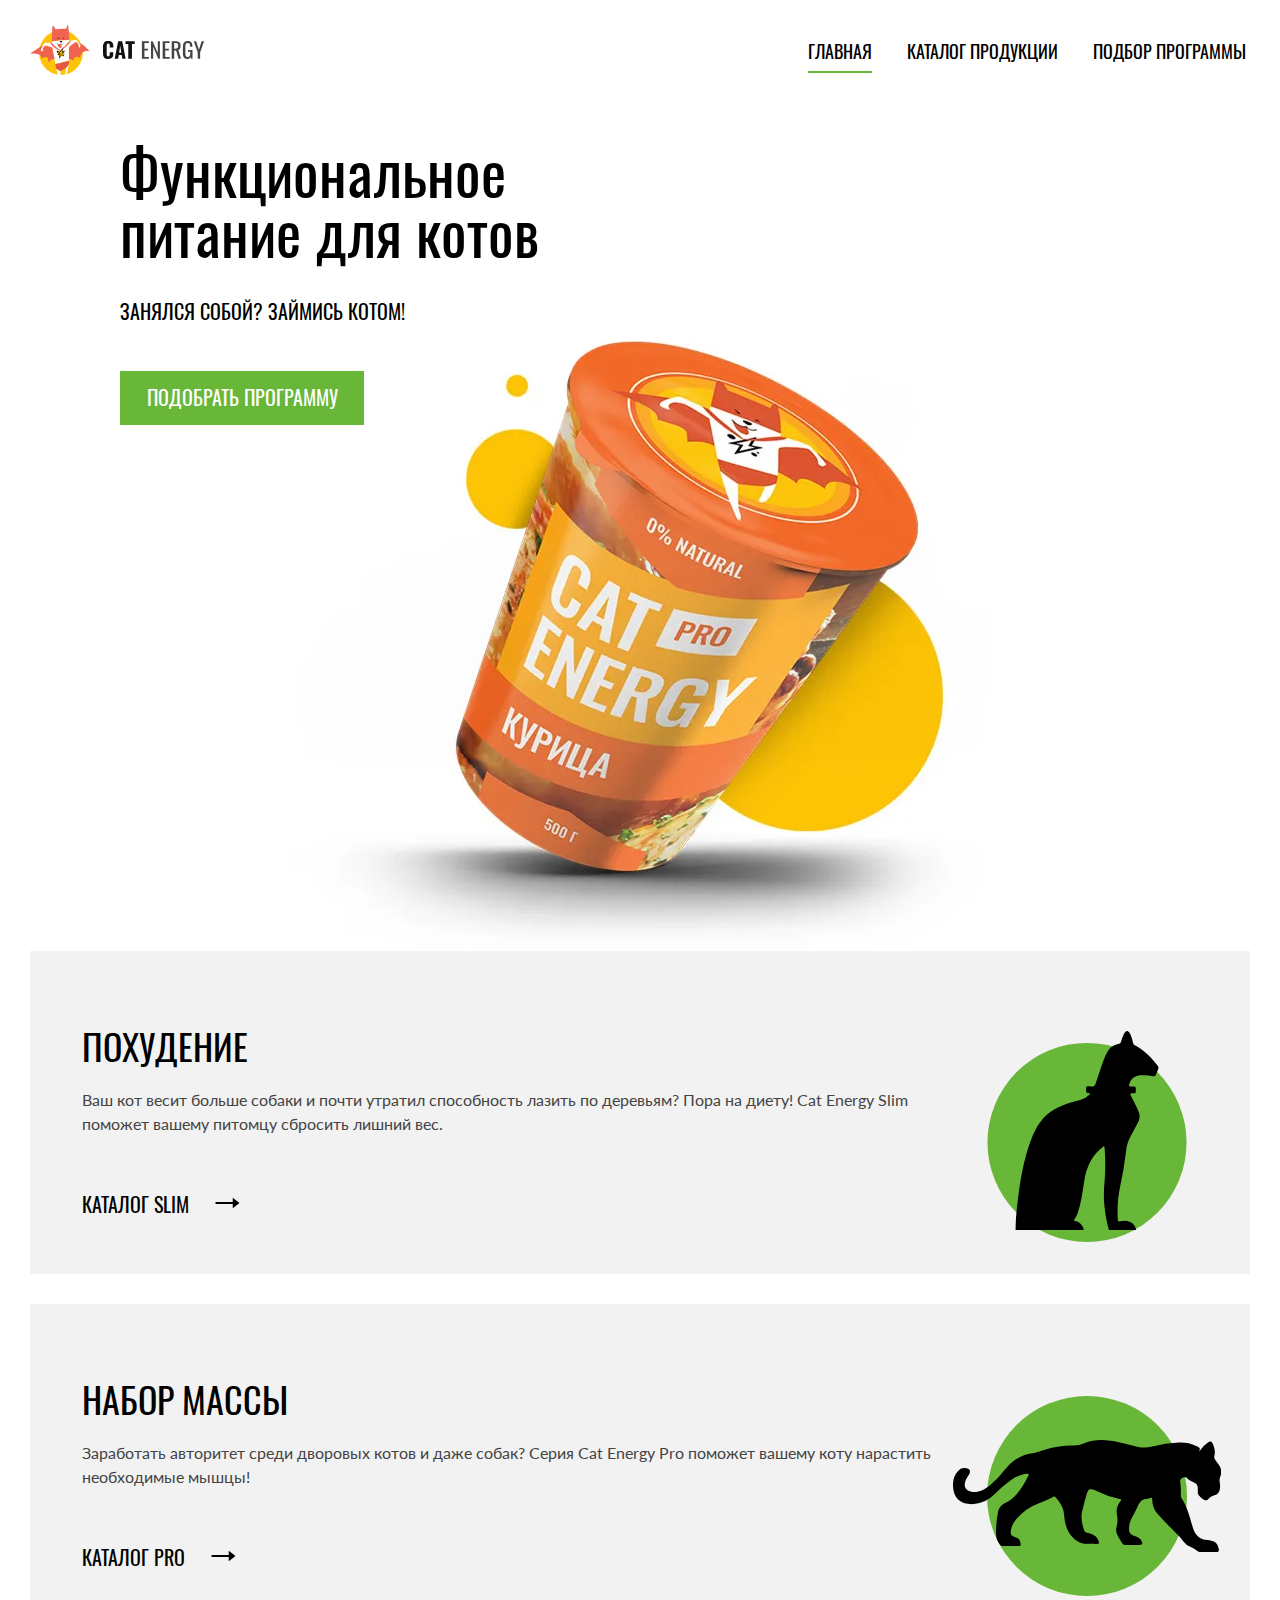
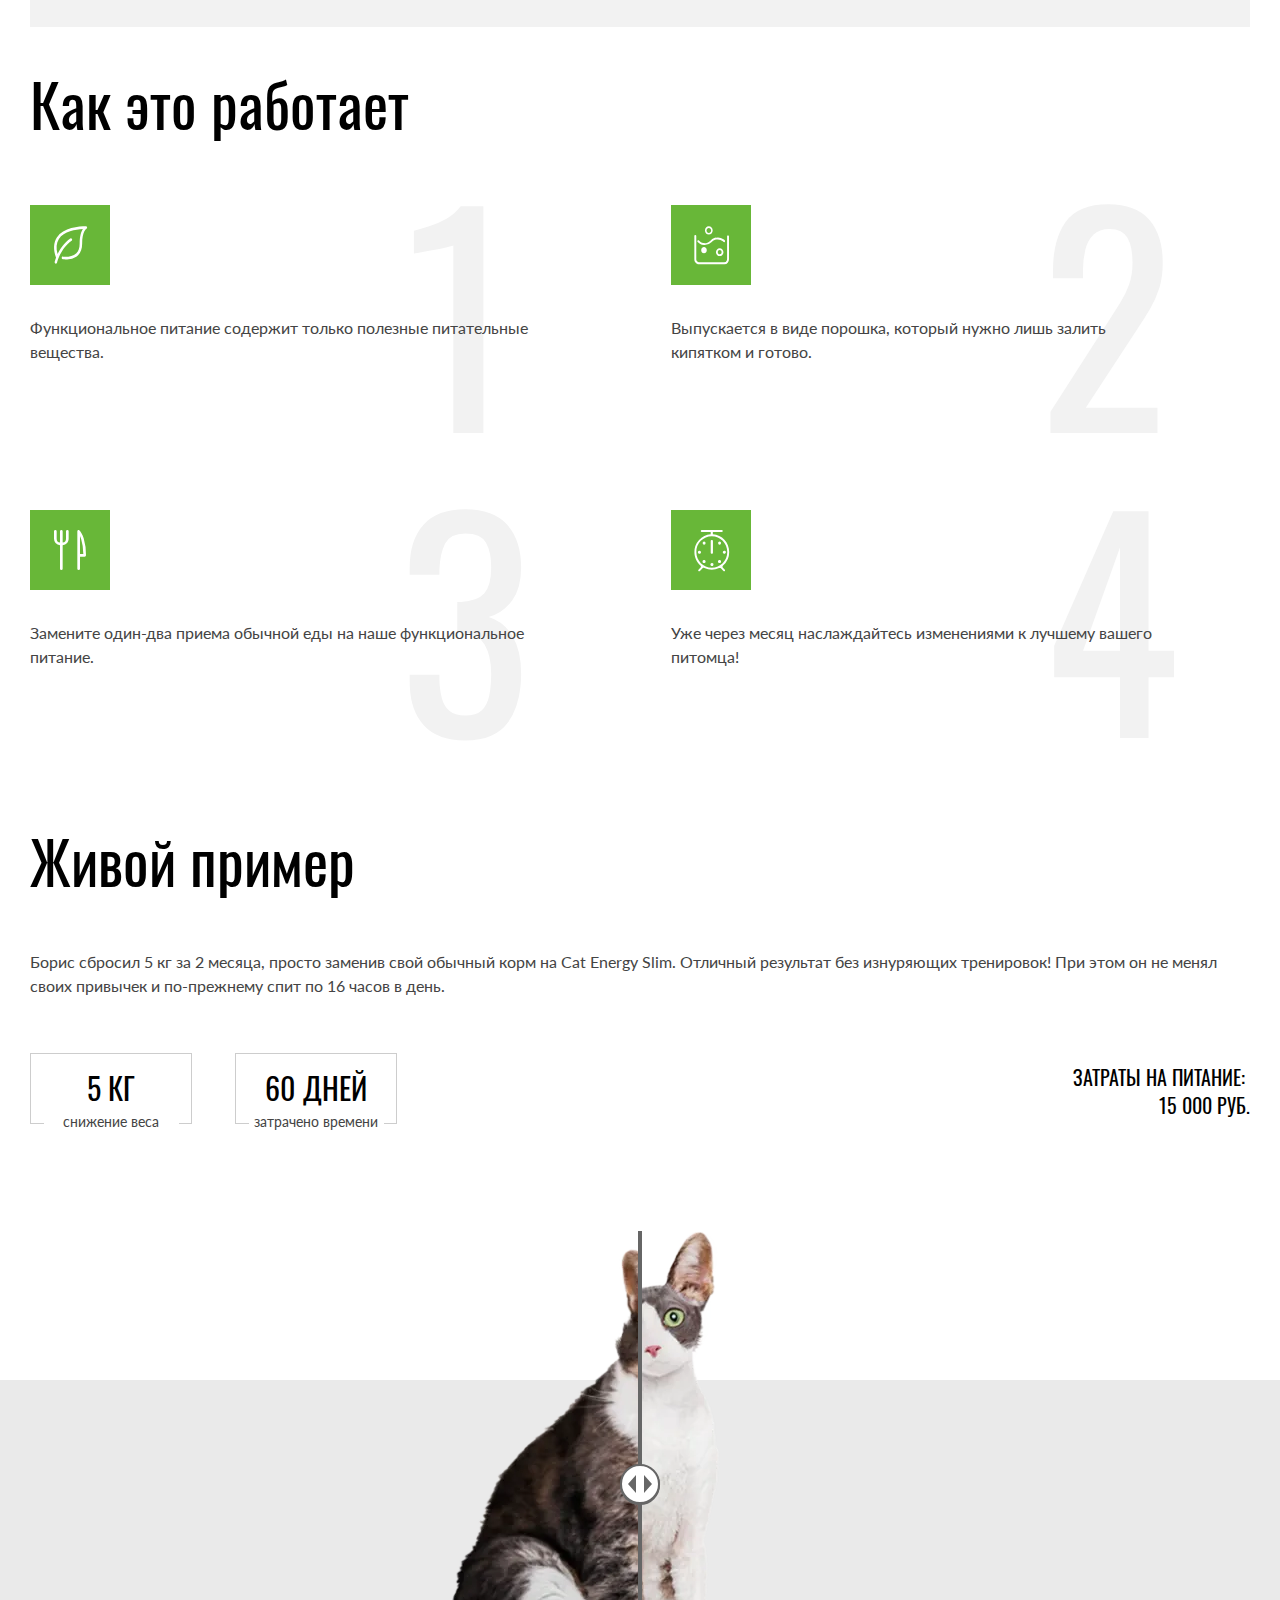
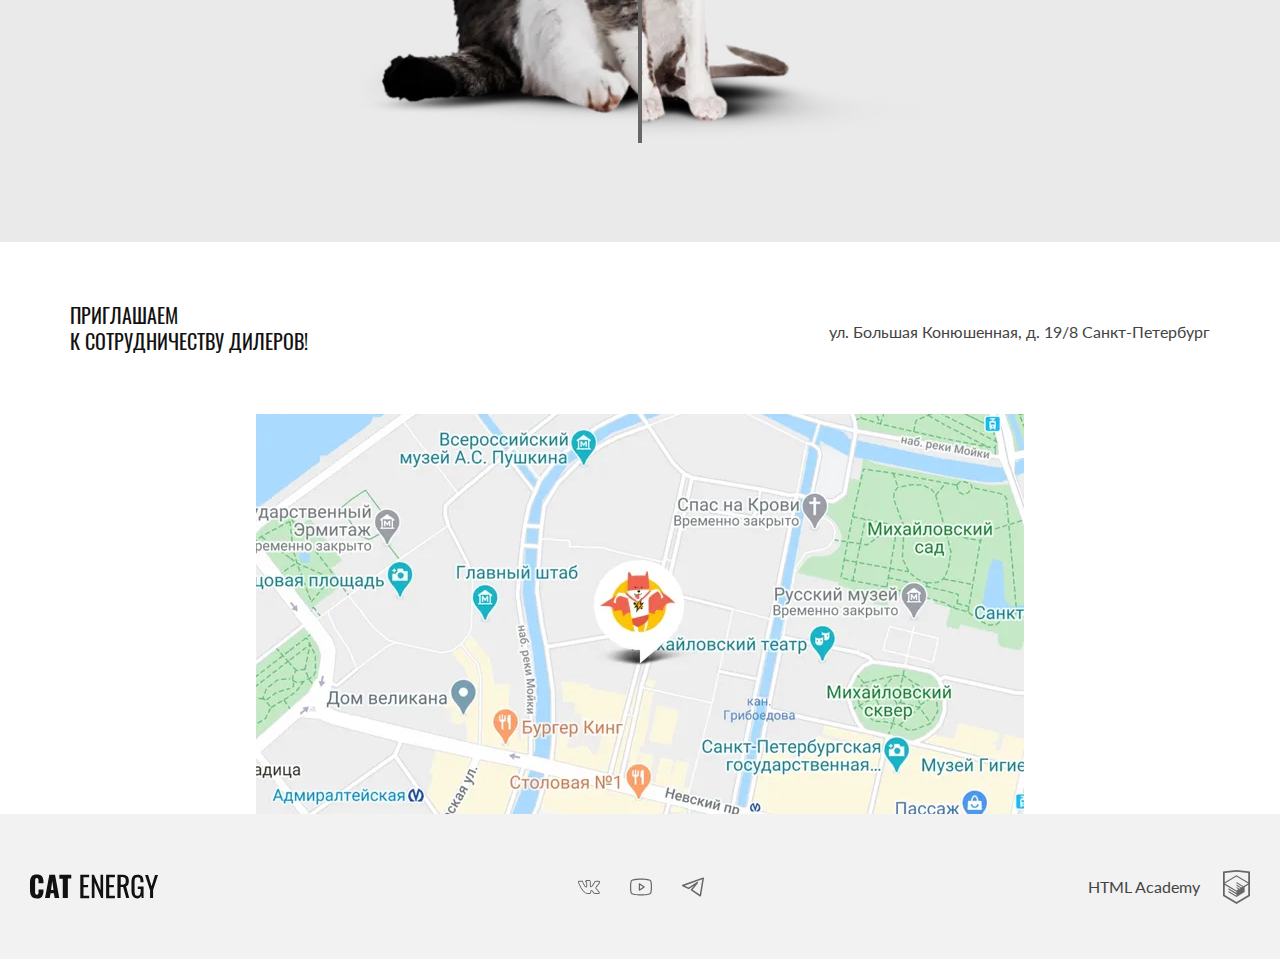
<file: index.html>
<!DOCTYPE html><html class="page" lang="ru"><head><meta charset="UTF-8"><title>Сайт кормов CAT ENRGY</title><link rel="icon" href="favicon.ico"><link rel="icon" href="favicons/favicon-cat.svg" type="image/svg+xml"><link rel="apple-touch-icon" sizes="180x180" href="/apple-icon-180x180.png"><link rel="manifest" href="manifest.webmanifest"><meta name="viewport" content="width=device-width,initial-scale=1"><link rel="stylesheet" href="styles/styles.css"><script src="scripts/index.js" defer="defer"></script><link rel="preload" href="./fonts/lato/Lato-Regular.woff2" type="font/woff2" as="font" crossorigin="anonymous"><link rel="preload" href="./fonts/oswald/oswaldregular.woff2" type="font/woff2" as="font" crossorigin="anonymous"></head><body class="page__body"><header class="header"><a class="header__logo logo" href="#"><picture><source type="image/svg+xml" media="(min-width:1440px)" srcset="images/logo-desktop.svg" width="202" height="59"><source type="image/svg+xml" media="(min-width:768px)" srcset="images/logo-tablet.svg" width="174" height="50"><img class="logo__image" src="images/logo-mobile.svg" alt="Логотип CAT ENERGY" width="33" height="38"></picture></a><nav class="header-nav nav"><button class="nav__button" type="button"><span class="visually-hidden">Закрыть/открыть меню</span></button><ul class="nav__list main-menu main-menu--index"><li class="main-menu__item main-menu__item--current"><a class="main-menu__link" href="#">Главная</a></li><li class="main-menu__item"><a class="main-menu__link" href="catalog.html">Каталог продукции</a></li><li class="main-menu__item"><a class="main-menu__link" href="#">Подбор программы</a></li></ul></nav></header><main class="main-page"><section class="main-page__hero hero"><div class="hero__wrapper"><div class="hero__container"><h1 class="hero__title">Функциональное питание для котов</h1><p class="hero__description">Занялся собой? Займись котом!</p></div></div><div class="hero__button-wrapper"><a class="hero__button button" href="#">Подобрать программу</a></div></section><section class="main-page__services services"><h2 class="visually-hidden">Программы</h2><ul class="services__list"><li class="services__item service-item service-item--slim"><h3 class="service-item__title">похудение</h3><p class="service-item__description">Ваш кот весит больше собаки и почти утратил способность лазить по деревьям? Пора на диету! Cat Energy Slim поможет вашему питомцу сбросить лишний вес.</p><a class="service-item__link" href="#">каталог slim</a></li><li class="services__item service-item service-item--pro"><h3 class="service-item__title">набор массы</h3><p class="service-item__description">Заработать авторитет среди дворовых котов и даже собак? Серия Cat Energy Pro поможет вашему коту нарастить необходимые мышцы!</p><a class="service-item__link" href="#">каталог pro</a></li></ul></section><section class="main-page__advantages advantages"><h2 class="advantages__title">Как это работает</h2><ul class="advantages__list"><li class="advantages__item advantage-item advantage-item--benefit"><p class="advantage-item__description">Функциональное питание содержит только полезные питательные вещества.</p></li><li class="advantages__item advantage-item advantage-item--cook"><p class="advantage-item__description">Выпускается в виде порошка, который нужно лишь залить кипятком и готово.</p></li><li class="advantages__item advantage-item advantage-item--meal"><p class="advantage-item__description">Замените один-два приема обычной еды на наше функциональное питание.</p></li><li class="advantages__item advantage-item advantage-item--time"><p class="advantage-item__description">Уже через месяц наслаждайтесь изменениями к лучшему вашего питомца!</p></li></ul></section><section class="main-page__example example"><h2 class="example__title"><span class="example__title-box">Живой пример</span></h2><div class="example__container"><div class="example__wrapper"><p class="example__description">Борис сбросил 5 кг за 2 месяца, просто заменив свой обычный корм на Cat Energy Slim. Отличный результат без изнуряющих тренировок! При этом он не менял своих привычек и по-прежнему спит по 16 часов в день.</p><div class="example__points points"><dl class="points__list"><div class="points__wrapper"><dt class="points__name">5 кг</dt><dd class="points__description">снижение веса</dd></div><div class="points__wrapper"><dt class="points__name">60 дней</dt><dd class="points__description">затрачено времени</dd></div></dl><dl class="points__list-price"><dt class="points__name-secondary-style">15 000 РУБ.</dt><dd class="points__description-secondary-style">Затраты на питание:&nbsp;</dd></dl></div></div><div class="example__slider slider"><ul class="slider__list"><li class="slider__lever slider__lever--before"><picture><source type="image/webp" media="(min-width: 768px)" srcset="images/cat-tablet-before@1x.webp, images/cat-tablet-before@2x.webp 2x" width="560" height="512"><source type="image/webp" srcset="images/cat-mobile-before@1x.webp, images/cat-mobile-before@2x.webp 2x" width="280" height="256"><source media="(min-width:768px)" srcset="images/cat-tablet-before@1x.png, images/cat-tablet-before@2x.png 2x" type="image/png" width="560" height="512"><img class="slider__image" src="images/cat-mobile-before@1x.png" srcset="images/cat-mobile-before@2x.png 2x" alt="Пример" width="280" height="256"></picture></li><li class="slider__lever slider__lever--after"><picture><source type="image/webp" media="(min-width: 768px)" srcset="images/cat-tablet-after@1x.webp, images/cat-tablet-after@2x.webp 2x" width="560" height="512"><source type="image/webp" srcset="images/cat-mobile-after@1x.webp, images/cat-mobile-after@2x.webp 2x" width="280" height="256"><source media="(min-width:768px)" srcset="images/cat-tablet-after@1x.png, images/cat-tablet-after@2x.png 2x" type="image/png" width="560" height="512"><img class="slider__image" src="images/cat-mobile-after@1x.png" srcset="images/cat-mobile-after@2x.png 2x" alt="Пример" width="280" height="256"></picture></li></ul><button class="slider__toggle" type="button"><span class="visually-hidden">Кот до/после</span> <span class="slider__toggle-bg"></span></button></div></div></section></main><footer class="footer"><section class="footer__address"><h2 class="visually-hidden">Адрес CAT ENERGY</h2><div class="footer__container"><p class="footer__invitation">приглашаем<br>к сотрудничеству дилеров!</p><address class="footer__address-text">ул. Большая Конюшенная, д. 19/8 <span class="footer__address-text-city">Санкт-Петербург</span></address></div><div class="footer__map map"><div class="map__google"><iframe src="https://www.google.com/maps/embed?pb=!1m18!1m12!1m3!1d1998.6036257197702!2d30.32047247648028!3d59.938719162094436!2m3!1f0!2f0!3f0!3m2!1i1024!2i768!4f13.1!3m3!1m2!1s0x4696310fca145cc1%3A0x42b32648d8238007!2z0JHQvtC70YzRiNCw0Y8g0JrQvtC90Y7RiNC10L3QvdCw0Y8g0YPQuy4sIDE5LzgsINCh0LDQvdC60YIt0J_QtdGC0LXRgNCx0YPRgNCzLCAxOTExODY!5e0!3m2!1sru!2sru!4v1720343209248!5m2!1sru!2sru" width="600" height="450" style="border:0;" allowfullscreen="" loading="lazy" referrerpolicy="no-referrer-when-downgrade"></iframe></div><div class="map__image"><picture><source type="image/webp" media="(min-width:1440px)" srcset="images/map-location-desktop@1x.webp, images/map-location-desktop@2x.webp 2x" width="1440" height="400"><source type="image/webp" media="(min-width:768px)" srcset="images/map-location-tablet@1x.webp, images/map-location-tablet@2x.webp 2x" width="768" height="400"><source type="image/webp" srcset="images/map-location-mobile@1x.webp, images/map-location-mobile@2x.webp 2x" width="320" height="362"><source type="image/jpeg" media="(min-width:1440px)" srcset="images/map-location-desktop@1x.jpeg, images/map-location-desktop@2x.jpeg 2x" width="1440" height="400"><source type="image/jpeg" media="(min-width:768px)" srcset="images/map-location-tablet@1x.jpeg, images/map-location-tablet@2x.jpeg 2x" width="768" height="400"><img class="map__picture" src="images/map-location-mobile@1x.jpeg" alt="Карта с расположением" srcset="images/map-location-mobile@2x.jpeg 2x" width="320" height="362"></picture></div></div></section><section class="footer__links links"><h2 class="visually-hidden">Ссылки на CAT ENERGY</h2><a class="links__logo" href="index.html"><span class="visually-hidden">Логотип CAT ENERGY</span></a><div class="links__social social"><ul class="social__list"><li class="social__item"><a class="social__link social__link-vkontakte" href="#"><span class="visually-hidden">ВКонтакте</span></a></li><li class="social__item"><a class="social__link social__link-youtube" href="#"><span class="visually-hidden">Ютуб</span></a></li><li class="social__item"><a class="social__link social__link-telegram" href="#"><span class="visually-hidden">Телеграм</span></a></li></ul></div><a class="links__academy" href="https://htmlacademy.ru">HTML Academy</a></section></footer></body></html>
</file>
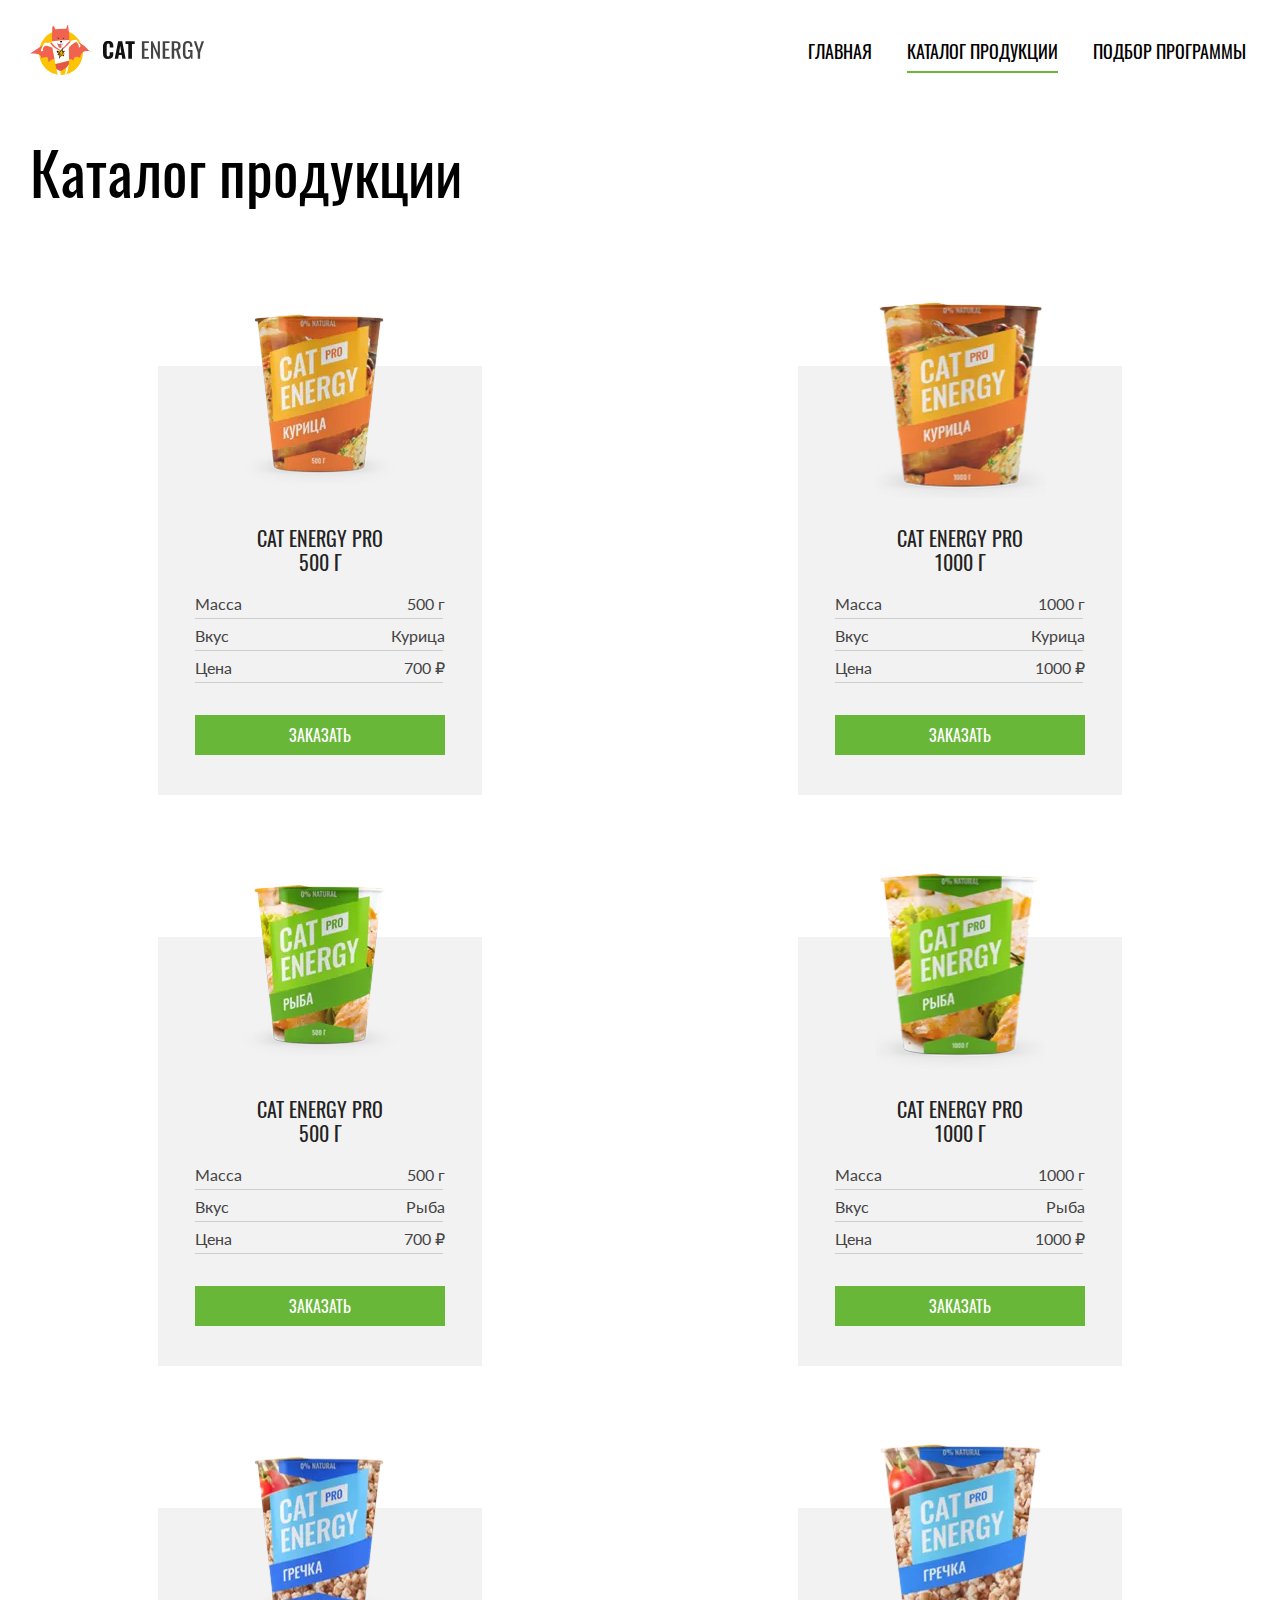
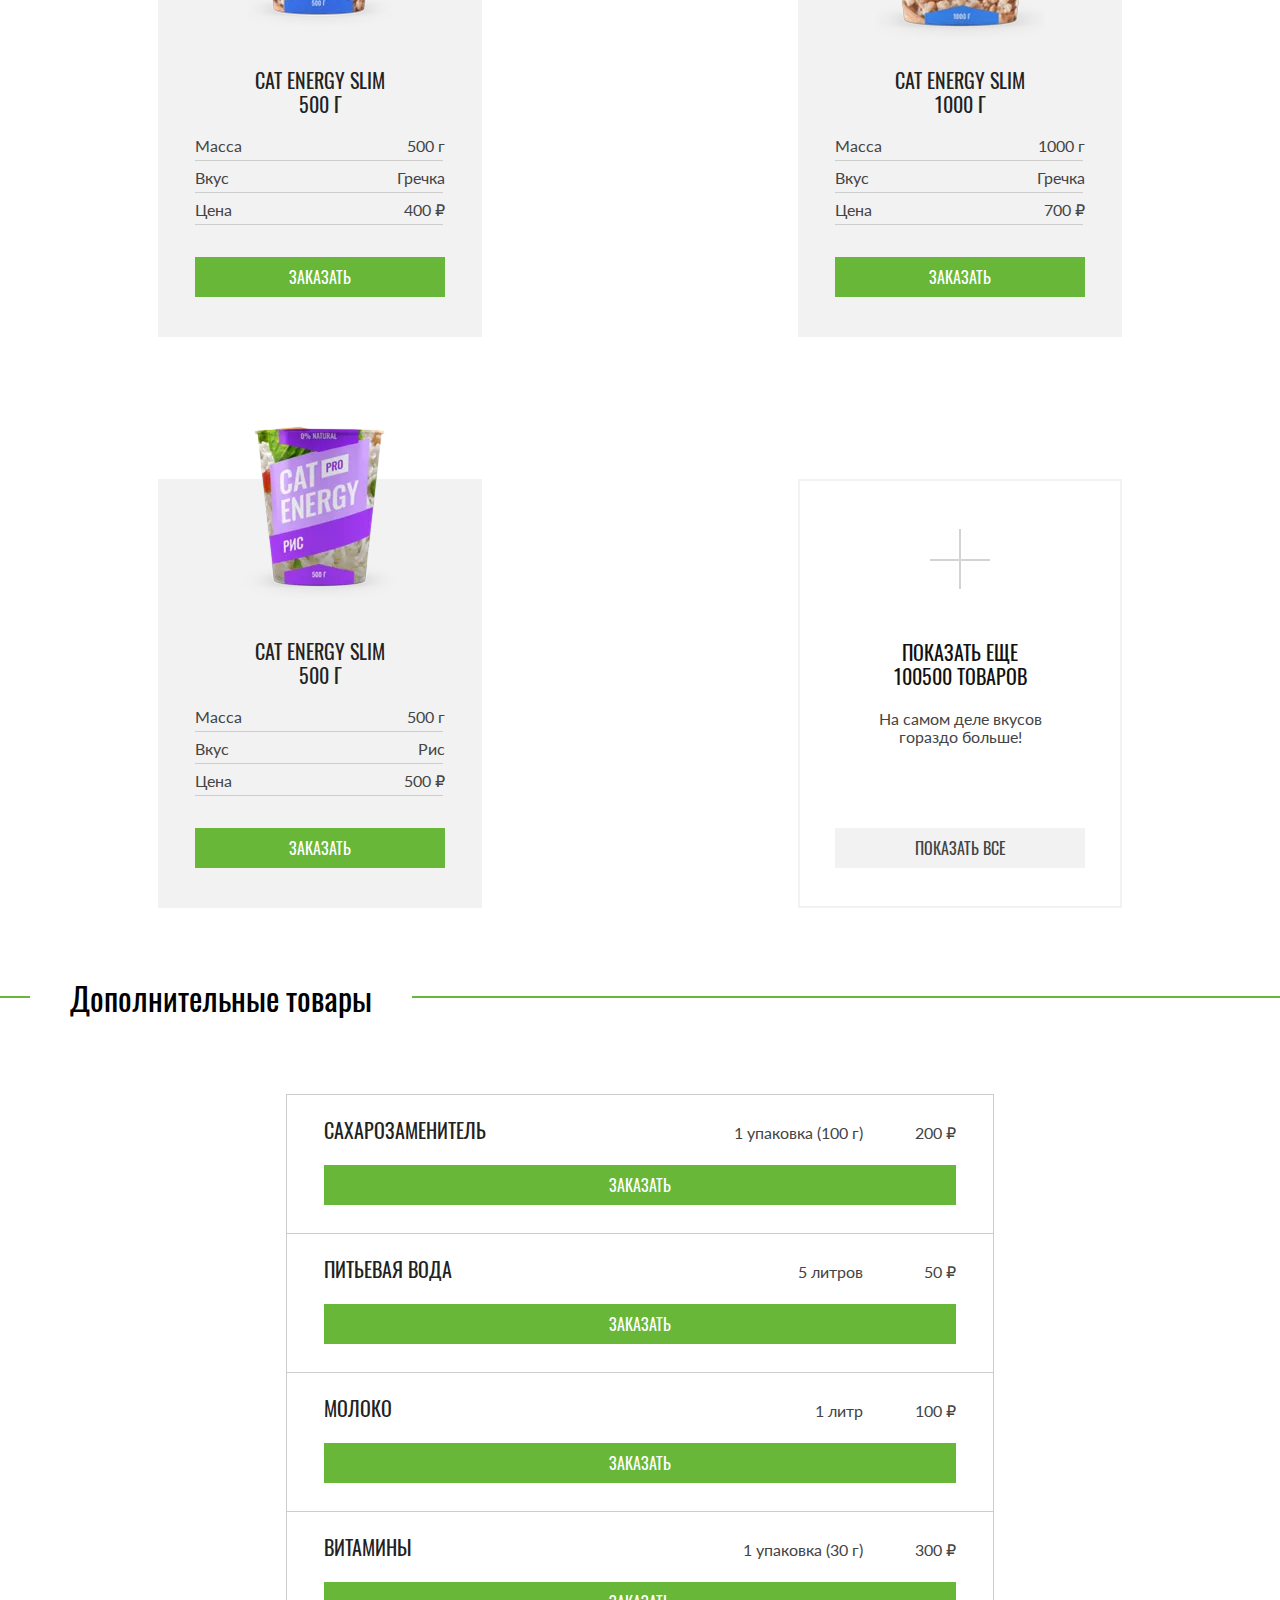
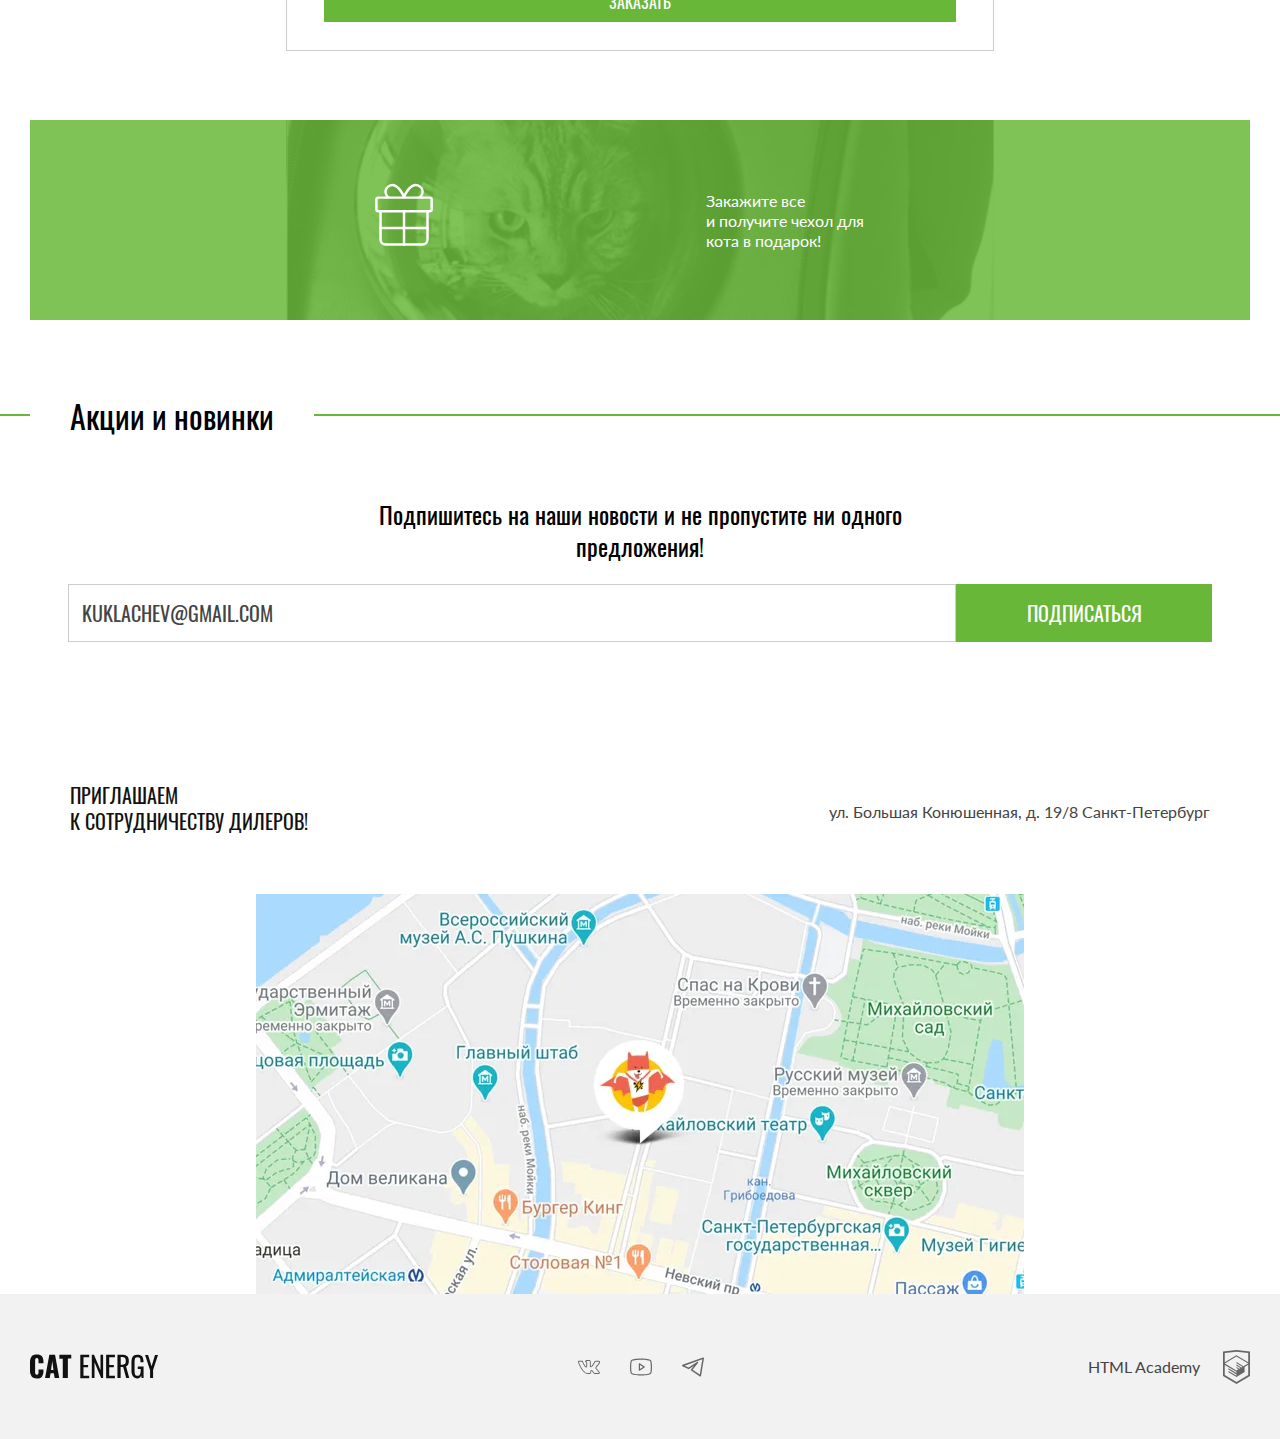
<file: catalog.html>
<!DOCTYPE html><html class="page" lang="ru"><head><meta charset="UTF-8"><title>Сайт кормов CAT ENRGY</title><link rel="icon" href="favicon.ico"><link rel="icon" href="favicons/favicon-cat.svg" type="image/svg+xml"><link rel="apple-touch-icon" sizes="180x180" href="/apple-icon-180x180.png"><link rel="manifest" href="manifest.webmanifest"><meta name="viewport" content="width=device-width,initial-scale=1"><link rel="stylesheet" href="styles/styles.css"><script src="scripts/index.js" defer="defer"></script><link rel="preload" href="./fonts/lato/Lato-Regular.woff2" type="font/woff2" as="font" crossorigin="anonymous"><link rel="preload" href="./fonts/oswald/oswaldregular.woff2" type="font/woff2" as="font" crossorigin="anonymous"></head><body class="page__body"><header class="header"><a class="header__logo logo" href="index.html"><picture><source type="image/svg+xml" media="(min-width:1440px)" srcset="images/logo-desktop.svg" width="202" height="59"><source type="image/svg+xml" media="(min-width:768px)" srcset="images/logo-tablet.svg" width="174" height="50"><img class="logo__image" src="images/logo-mobile.svg" alt="Логотип CAT ENERGY" width="33" height="38"></picture></a><nav class="header-nav nav"><button class="nav__button" type="button"><span class="visually-hidden">Закрыть/открыть меню</span></button><ul class="nav__list main-menu"><li class="main-menu__item"><a class="main-menu__link" href="index.html">Главная</a></li><li class="main-menu__item main-menu__item--current"><a class="main-menu__link" href="catalog.html">Каталог продукции</a></li><li class="main-menu__item"><a class="main-menu__link" href="#">Подбор программы</a></li></ul></nav></header><main class="inner-page"><section class="inner-page__catalog catalog"><h1 class="catalog__title">Каталог продукции</h1><section class="catalog__main"><h2 class="visually-hidden">Основные товары</h2><ul class="catalog__main-list"><li class="catalog__main-card main-card"><div class="main-card__wrapper"><picture class="main-card__picture"><source media="(min-width:768px)" srcset="images/product-tablet-chiken-500g@1x.webp, images/product-tablet-chiken-500g@2x.webp 2x" type="image/webp" width="169" height="210"><source srcset="images/product-mobile-chiken-500g@1x.webp, images/product-mobile-chiken-500g@2x.webp 2x" type="image/webp" width="140" height="107"><source media="(min-width:768px)" srcset="images/product-tablet-chiken-500g@1x.png, images/product-tablet-chiken-500g@2x.png 2x" type="image/png" width="169" height="210"><img class="main-card__image" src="images/product-mobile-chiken-500g@1x.png" srcset="images/product-mobile-chiken-500g@2x.png 2x" alt="Корм CAT ENERGY" width="140" height="107"></picture><p class="main-card__title">CAT ENERGY PRO 500 г</p><dl class="main-card__points"><dt class="main-card__points-name">Масса</dt><dd class="main-card__points-description">500 г</dd><dt class="main-card__points-name">Вкус</dt><dd class="main-card__points-description">Курица</dd><dt class="main-card__points-name">Цена</dt><dd class="main-card__points-description">700 ₽</dd></dl></div><a class="main-card__button button" href="#">Заказать</a></li><li class="catalog__main-card main-card"><div class="main-card__wrapper"><picture class="main-card__picture"><source media="(min-width:768px)" srcset="images/product-tablet-chiken-1000g@1x.webp, images/product-tablet-chiken-1000g@2x.webp 2x" type="image/webp" width="169" height="210"><source srcset="images/product-mobile-chiken-1000g@1x.webp, images/product-mobile-chiken-1000g@2x.webp 2x" type="image/webp" width="140" height="107"><source media="(min-width:768px)" srcset="images/product-tablet-chiken-1000g@1x.png, images/product-tablet-chiken-1000g@2x.png 2x" type="image/png" width="169" height="210"><img class="main-card__image" src="images/product-mobile-chiken-1000g@1x.png" srcset="images/product-mobile-chiken-1000g@2x.png 2x" alt="Корм CAT ENERGY" width="140" height="107"></picture><p class="main-card__title">CAT ENERGY PRO 1000 г</p><dl class="main-card__points"><dt class="main-card__points-name">Масса</dt><dd class="main-card__points-description">1000 г</dd><dt class="main-card__points-name">Вкус</dt><dd class="main-card__points-description">Курица</dd><dt class="main-card__points-name">Цена</dt><dd class="main-card__points-description">1000 ₽</dd></dl></div><a class="main-card__button button" href="#">Заказать</a></li><li class="catalog__main-card main-card"><div class="main-card__wrapper"><picture class="main-card__picture"><source media="(min-width:768px)" srcset="images/product-tablet-fish-500g@1x.webp, images/product-tablet-fish-500g@2x.webp 2x" type="image/webp" width="169" height="210"><source srcset="images/product-mobile-fish-500g@1x.webp, images/product-mobile-fish-500g@2x.webp 2x" type="image/webp" width="140" height="107"><source media="(min-width:768px)" srcset="images/product-tablet-fish-500g@1x.png, images/product-tablet-fish-500g@2x.png 2x" type="image/png" width="169" height="210"><img class="main-card__image" src="images/product-mobile-fish-500g@1x.png" srcset="images/product-mobile-fish-500g@2x.png 2x" alt="Корм CAT ENERGY" width="140" height="107"></picture><p class="main-card__title">CAT ENERGY PRO 500 г</p><dl class="main-card__points"><dt class="main-card__points-name">Масса</dt><dd class="main-card__points-description">500 г</dd><dt class="main-card__points-name">Вкус</dt><dd class="main-card__points-description">Рыба</dd><dt class="main-card__points-name">Цена</dt><dd class="main-card__points-description">700 ₽</dd></dl></div><a class="main-card__button button" href="#">Заказать</a></li><li class="catalog__main-card main-card"><div class="main-card__wrapper"><picture class="main-card__picture"><source media="(min-width:768px)" srcset="images/product-tablet-fish-1000g@1x.webp, images/product-tablet-fish-1000g@2x.webp 2x" type="image/webp" width="169" height="210"><source srcset="images/product-mobile-fish-1000g@1x.webp, images/product-mobile-fish-1000g@2x.webp 2x" type="image/webp" width="140" height="107"><source media="(min-width:768px)" srcset="images/product-tablet-fish-1000g@1x.png, images/product-tablet-fish-1000g@2x.png 2x" type="image/png" width="169" height="210"><img class="main-card__image" src="images/product-mobile-fish-1000g@1x.png" srcset="images/product-mobile-fish-1000g@2x.png 2x" alt="Корм CAT ENERGY" width="140" height="107"></picture><p class="main-card__title">CAT ENERGY PRO 1000 г</p><dl class="main-card__points"><dt class="main-card__points-name">Масса</dt><dd class="main-card__points-description">1000 г</dd><dt class="main-card__points-name">Вкус</dt><dd class="main-card__points-description">Рыба</dd><dt class="main-card__points-name">Цена</dt><dd class="main-card__points-description">1000 ₽</dd></dl></div><a class="main-card__button button" href="#">Заказать</a></li><li class="catalog__main-card main-card"><div class="main-card__wrapper"><picture class="main-card__picture"><source media="(min-width:768px)" srcset="images/product-tablet-buckwheat-500g@1x.webp, images/product-tablet-buckwheat-500g@2x.webp 2x" type="image/webp" width="169" height="210"><source srcset="images/product-mobile-buckwheat-500g@1x.webp, images/product-mobile-buckwheat-500g@2x.webp 2x" type="image/webp" width="140" height="107"><source media="(min-width:768px)" srcset="images/product-tablet-buckwheat-500g@1x.png, images/product-tablet-buckwheat-500g@2x.png 2x" type="image/png" width="169" height="210"><img class="main-card__image" src="images/product-mobile-buckwheat-500g@1x.png" srcset="images/product-mobile-buckwheat-500g@2x.png 2x" alt="Корм CAT ENERGY" width="140" height="107"></picture><p class="main-card__title">CAT ENERGY SLIM 500 г</p><dl class="main-card__points"><dt class="main-card__points-name">Масса</dt><dd class="main-card__points-description">500 г</dd><dt class="main-card__points-name">Вкус</dt><dd class="main-card__points-description">Гречка</dd><dt class="main-card__points-name">Цена</dt><dd class="main-card__points-description">400 ₽</dd></dl></div><a class="main-card__button button" href="#">Заказать</a></li><li class="catalog__main-card main-card"><div class="main-card__wrapper"><picture class="main-card__picture"><source media="(min-width:768px)" srcset="images/product-tablet-buckwheat-1000g@1x.webp, images/product-tablet-buckwheat-1000g@2x.webp 2x" type="image/webp" width="169" height="210"><source srcset="images/product-mobile-buckwheat-1000g@1x.webp, images/product-mobile-buckwheat-1000g@2x.webp 2x" type="image/webp" width="140" height="107"><source media="(min-width:768px)" srcset="images/product-tablet-buckwheat-1000g@1x.png, images/product-tablet-buckwheat-1000g@2x.png 2x" type="image/png" width="169" height="210"><img class="main-card__image" src="images/product-mobile-buckwheat-1000g@1x.png" srcset="images/product-mobile-buckwheat-1000g@2x.png 2x" alt="Корм CAT ENERGY" width="140" height="107"></picture><p class="main-card__title">CAT ENERGY SLIM 1000 г</p><dl class="main-card__points"><dt class="main-card__points-name">Масса</dt><dd class="main-card__points-description">1000 г</dd><dt class="main-card__points-name">Вкус</dt><dd class="main-card__points-description">Гречка</dd><dt class="main-card__points-name">Цена</dt><dd class="main-card__points-description">700 ₽</dd></dl></div><a class="main-card__button button" href="#">Заказать</a></li><li class="catalog__main-card main-card"><div class="main-card__wrapper"><picture class="main-card__picture"><source media="(min-width:768px)" srcset="images/product-tablet-rise-500g@1x.webp, images/product-tablet-rise-500g@2x.webp 2x" type="image/webp" width="169" height="210"><source srcset="images/product-mobile-rise-500g@1x.webp, images/product-mobile-rise-500g@2x.webp 2x" type="image/webp" width="140" height="107"><source media="(min-width:768px)" srcset="images/product-tablet-rise-500g@1x.png, images/product-tablet-rise-500g@2x.png 2x" type="image/png" width="169" height="210"><img class="main-card__image" src="images/product-mobile-rise-500g@1x.png" srcset="images/product-mobile-rise-500g@2x.png 2x" alt="Корм CAT ENERGY" width="140" height="107"></picture><p class="main-card__title">CAT ENERGY SLIM 500 г</p><dl class="main-card__points"><dt class="main-card__points-name">Масса</dt><dd class="main-card__points-description">500 г</dd><dt class="main-card__points-name">Вкус</dt><dd class="main-card__points-description">Рис</dd><dt class="main-card__points-name">Цена</dt><dd class="main-card__points-description">500 ₽</dd></dl></div><a class="main-card__button button" href="#">Заказать</a></li><li class="catalog__main-card catalog__main-card--add"><div class="catalog__main-card-wrapper catalog__main-card-wrapper--add"><p class="catalog__add-cards">Показать еще 100500 товаров</p><p class="catalog__add-cards-description">На самом деле вкусов гораздо больше!</p><a class="catalog__add-cards-button button" href="#">Показать все</a></div></li></ul></section><section class="catalog__additional"><h2 class="catalog__additional-title">Дополнительные товары</h2><div class="catalog__additional-wrapper"><ul class="catalog__additional-list"><li class="catalog__additional-card additional-card"><p class="additional-card__title">Сахарозаменитель</p><dl class="additional-card__points"><dt class="additional-card__points-name">1 упаковка (100 г)</dt><dd class="additional-card__points-description">200 ₽</dd></dl><a class="additional-card__button button" href="#">Заказать</a></li><li class="catalog__additional-card additional-card"><p class="additional-card__title">Питьевая вода</p><dl class="additional-card__points"><dt class="additional-card__points-name">5 литров</dt><dd class="additional-card__points-description">50 ₽</dd></dl><a class="additional-card__button button" href="#">Заказать</a></li><li class="catalog__additional-card additional-card"><p class="additional-card__title">Молоко</p><dl class="additional-card__points"><dt class="additional-card__points-name">1 литр</dt><dd class="additional-card__points-description">100 ₽</dd></dl><a class="additional-card__button button" href="#">Заказать</a></li><li class="catalog__additional-card additional-card"><p class="additional-card__title">Витамины</p><dl class="additional-card__points"><dt class="additional-card__points-name">1 упаковка (30 г)</dt><dd class="additional-card__points-description">300 ₽</dd></dl><a class="additional-card__button button" href="#">Заказать</a></li></ul><p class="catalog__additional-description"><span class="catalog__additional-description-wrapper">Закажите все<br>и получите чехол для кота в подарок!</span></p></div></section></section><section class="inner-page__newsletter newsletter"><h2 class="newsletter__title">Акции и новинки</h2><p class="newsletter__description">Подпишитесь на наши новости и не пропустите ни одного предложения!</p><form class="newsletter__form" action="https://echo.htmlacademy.ru/" method="post"><label class="newsletter__label-email visually-hidden" for="newsletter-email">Укажите почтовый адрес</label> <input class="newsletter__field-email" type="email" placeholder="Укажите ваш e-mail" value="kuklachev@gmail.com" name="newsletter-email" id="newsletter-email" required> <button class="newsletter__button button" type="submit">Подписаться</button></form></section></main><footer class="footer"><section class="footer__address"><h2 class="visually-hidden">Адрес CAT ENERGY</h2><div class="footer__container"><p class="footer__invitation">приглашаем<br>к сотрудничеству дилеров!</p><address class="footer__address-text">ул. Большая Конюшенная, д. 19/8 <span class="footer__address-text-city">Санкт-Петербург</span></address></div><div class="footer__map map"><div class="map__google"><iframe src="https://www.google.com/maps/embed?pb=!1m18!1m12!1m3!1d1998.6036257197702!2d30.32047247648028!3d59.938719162094436!2m3!1f0!2f0!3f0!3m2!1i1024!2i768!4f13.1!3m3!1m2!1s0x4696310fca145cc1%3A0x42b32648d8238007!2z0JHQvtC70YzRiNCw0Y8g0JrQvtC90Y7RiNC10L3QvdCw0Y8g0YPQuy4sIDE5LzgsINCh0LDQvdC60YIt0J_QtdGC0LXRgNCx0YPRgNCzLCAxOTExODY!5e0!3m2!1sru!2sru!4v1720343209248!5m2!1sru!2sru" width="600" height="450" style="border:0;" allowfullscreen="" loading="lazy" referrerpolicy="no-referrer-when-downgrade"></iframe></div><div class="map__image"><picture><source type="image/webp" media="(min-width:1440px)" srcset="images/map-location-desktop@1x.webp, images/map-location-desktop@2x.webp 2x" width="1440" height="400"><source type="image/webp" media="(min-width:768px)" srcset="images/map-location-tablet@1x.webp, images/map-location-tablet@2x.webp 2x" width="768" height="400"><source type="image/webp" srcset="images/map-location-mobile@1x.webp, images/map-location-mobile@2x.webp 2x" width="320" height="362"><source type="image/jpeg" media="(min-width:1440px)" srcset="images/map-location-desktop@1x.jpeg, images/map-location-desktop@2x.jpeg 2x" width="1440" height="400"><source type="image/jpeg" media="(min-width:768px)" srcset="images/map-location-tablet@1x.jpeg, images/map-location-tablet@2x.jpeg 2x" width="768" height="400"><img class="map__picture" src="images/map-location-mobile@1x.jpeg" alt="Карта с расположением" srcset="images/map-location-mobile@2x.jpeg 2x" width="320" height="362"></picture></div></div></section><section class="footer__links links"><h2 class="visually-hidden">Ссылки на CAT ENERGY</h2><a class="links__logo" href="index.html"><span class="visually-hidden">Логотип CAT ENERGY</span></a><div class="links__social social"><ul class="social__list"><li class="social__item"><a class="social__link social__link-vkontakte" href="#"><span class="visually-hidden">ВКонтакте</span></a></li><li class="social__item"><a class="social__link social__link-youtube" href="#"><span class="visually-hidden">Ютуб</span></a></li><li class="social__item"><a class="social__link social__link-telegram" href="#"><span class="visually-hidden">Телеграм</span></a></li></ul></div><a class="links__academy" href="https://htmlacademy.ru">HTML Academy</a></section></footer></body></html>
</file>
<file: styles/styles.css>
@font-face{font-family:Oswald;font-weight:400;font-style:normal;font-display:swap;src:url(../fonts/oswald/oswaldregular.woff2)format("woff2")}@font-face{font-family:Lato;font-weight:400;font-style:normal;font-display:swap;src:url(../fonts/lato/Lato-Regular.woff2)format("woff2")}.visually-hidden{clip:rect(0 0 0 0);border:0;width:1px;height:1px;margin:-1px;padding:0;position:absolute;overflow:hidden}.button{color:#fff;text-align:center;text-transform:uppercase;cursor:pointer;box-sizing:border-box;background-color:#68b738;border:none;padding:10px;font-family:Oswald,Arial,sans-serif;font-size:16px;line-height:20px;text-decoration:none;display:block}.button:hover{background-color:#5eaa2f}.button:focus{background-color:#5eaa2f;outline:none}.button:active{color:#ffffff4d;background-color:#5eaa2f}.page__body{color:#444;margin:0;font-family:Lato,Verdana,sans-serif;font-size:14px;font-weight:400;line-height:18px}@media (width>=768px){.page__body{font-size:16px;line-height:24px}}@media (width>=1440px){.page__body{margin:0 auto;padding-top:55px}}.header{background:url(../icons/stack.svg#logo-cat-energy) 50% 22px/100% 19px no-repeat;width:100%;padding-top:65px}.header__logo{position:absolute;top:13px;left:20px}.header__logo:hover{opacity:.8}.header__logo:focus{opacity:.8;outline:none}.header__logo:active{opacity:.6}@media (width>=768px){.header{box-sizing:border-box;background:0 0;justify-content:space-between;align-items:center;padding:25px 34px 0 30px;display:flex}.header__logo{position:unset;margin:0 30px 0 0}}@media (width>=1440px){.header{width:1220px;margin:0 auto;padding:0}}.nav__button{cursor:pointer;border:none;width:25px;height:24px;display:none;position:absolute;top:20px;right:21px}.nav--opened .nav__button{background:url(../icons/stack.svg#icon-menu-cross) 50% no-repeat;display:block}.nav--closed .nav__button{background:url(../icons/stack.svg#icon-menu-lines) 50% no-repeat;display:block}.nav__list{border-top:1px solid #e6e6e6}.nav--closed .nav__list{display:none}.nav--opened .nav__list{z-index:5;background-color:#fff;width:100%;display:block;position:absolute;top:65px;left:0}@media (width>=768px){.nav{border:none;position:relative}.nav--closed .nav__button,.nav--opened .nav__button{display:none}.nav__list,.nav--closed .nav__list,.nav--opened .nav__list{background:0 0;border:none;flex-wrap:wrap;justify-content:flex-end;gap:35px;display:flex;position:relative;top:0}}.main-menu{margin:0;padding:0;list-style:none}.main-menu__item{text-align:center;border-bottom:1px solid #e6e6e6;padding:23px 15px}.main-menu__link{color:#000;text-transform:uppercase;font-family:Oswald,Arial,sans-serif;font-size:20px;line-height:20px;text-decoration:none}.main-menu__link:hover{opacity:.6}.main-menu__link:focus{opacity:.6;outline:none}.main-menu__link:active{opacity:.3}@media (width>=768px){.main-menu__item{border:none;padding:6px 0}.main-menu__item--current{border-bottom:2px solid #68b738}.main-menu__link{font-size:18px;line-height:24px}}@media (width>=1440px){.main-menu{width:500px}.main-menu__link{font-size:20px;line-height:30px}.main-menu--index .main-menu__item--current{border-bottom:2px solid #fff}.main-menu--index .main-menu__link{color:#fff}}@media (width>=768px){.main-page{padding-top:60px}}@media (width>=1440px){.main-page{padding-top:104px}}@media (width>=768px){.inner-page{padding-top:60px}}@media (width>=1440px){.inner-page{padding-top:68px}}.hero{margin-bottom:20px}.hero__wrapper{margin-bottom:3px;padding-bottom:135px;position:relative}.hero__wrapper:after{content:"";background:-webkit-image-set(url(../images/index-hero-mobile@1x.webp) 1x,url(../images/index-hero-mobile@1x.png) 1x) 50%/280px 270px no-repeat;background:image-set("../images/index-hero-mobile@1x.webp" 1x,"../images/index-hero-mobile@1x.png" 1x) 50%/280px 270px no-repeat;width:100%;height:270px;position:absolute;bottom:0;left:50%;transform:translate(-50%)}@media (resolution>=2dppx){.hero__wrapper:after{background-image:-webkit-image-set(url(../images/index-hero-mobile@2x.webp) 1x,url(../images/index-hero-mobile@2x.png) 1x);background-image:image-set("../images/index-hero-mobile@2x.webp" 1x,"../images/index-hero-mobile@2x.png" 1x)}}.hero__container{background-color:#68b738d9;padding:27px 35px 164px;position:relative}.hero__container:after{content:"";z-index:-1;background:#4c4b50 -webkit-image-set(url(../images/index-background-mobile@1x.webp) 1x,url(../images/index-background-mobile@1x.jpeg) 1x) 50% 0/contain no-repeat;background:#4c4b50 image-set("../images/index-background-mobile@1x.webp" 1x,"../images/index-background-mobile@1x.jpeg" 1x) 50% 0/contain no-repeat;width:100%;height:100%;position:absolute;top:0;left:0}@media (resolution>=2dppx){.hero__container:after{background-image:-webkit-image-set(url(../images/index-background-mobile@2x.webp) 1x,url(../images/index-background-mobile@2x.png) 1x);background-image:image-set("../images/index-background-mobile@2x.webp" 1x,"../images/index-background-mobile@2x.png" 1x)}}.hero__title{color:#fff;text-align:center;max-width:300px;margin:0 auto 25px;padding:0;font-family:Oswald,Arial,sans-serif;font-size:36px;font-weight:400;line-height:36px}.hero__description{color:#fff;text-align:center;text-transform:uppercase;margin:0 10px;padding:0;font-family:Oswald,Arial,sans-serif;line-height:14px}.hero__button{margin:0 20px}@media (width>=768px){.hero{margin:0}.hero__wrapper{padding:0}.hero__wrapper:after{display:none}.hero__container{background:0 0;padding:0;position:relative}.hero__container:after{display:none}.hero__title{color:#000;text-align:left;max-width:500px;margin:0 0 40px 120px;font-size:60px;line-height:60px}.hero__description{color:#000;text-align:left;margin:0 0 50px 120px;font-size:20px;line-height:20px}.hero__button-wrapper{padding-bottom:526px;position:relative}.hero__button{box-sizing:border-box;width:244px;height:54px;margin:0 120px;padding-top:13px;font-size:20px;line-height:26px}.hero__button-wrapper:after{content:"";z-index:-1;background:-webkit-image-set(url(../images/index-hero-tablet@1x.webp) 1x,url(../images/index-hero-tablet@1x.png) 1x) 50%/709px 609px no-repeat;background:image-set("../images/index-hero-tablet@1x.webp" 1x,"../images/index-hero-tablet@1x.png" 1x) 50%/709px 609px no-repeat;width:100%;height:609px;position:absolute;top:-30px;left:0}}@media (width>=768px) and (resolution>=2dppx){.hero__button-wrapper:after{background-image:-webkit-image-set(url(../images/index-hero-tablet@2x.webp) 1x,url(../images/index-hero-tablet@2x.png) 1x);background-image:image-set("../images/index-hero-tablet@2x.webp" 1x,"../images/index-hero-tablet@2x.png" 1x)}}@media (width>=1440px){.hero{margin-bottom:82px}.hero:before{content:"";z-index:-5;background-color:#68b738d9;width:50%;height:694px;position:absolute;top:0;left:50%}.hero:after{content:"";z-index:-10;background:#403f44 -webkit-image-set(url(../images/index-background-desktop@1x.webp) 1x,url(../images/index-background-desktop@1x.jpeg) 1x) no-repeat;background:#403f44 image-set("../images/index-background-desktop@1x.webp" 1x,"../images/index-background-desktop@1x.jpeg" 1x) no-repeat;width:50%;height:694px;display:block;position:absolute;top:0;left:50%}}@media (width>=1440px) and (resolution>=2dppx){.hero:after{background-image:-webkit-image-set(url(../../images/index-background-desktop@2x.webp) 2x,url(../../images/index-background-desktop@2x.jpeg) 2x);background-image:image-set("../../images/index-background-desktop@2x.webp" 2x,"../../images/index-background-desktop@2x.jpeg" 2x);width:50%;height:694px}}@media (width>=1440px){.hero__container{width:1220px;margin:0 auto;padding-left:160px}.hero__title{margin:0 800px 40px 0}.hero__description{margin:0 800px 52px 0}.hero__button-wrapper{width:1220px;margin:0 auto;padding-bottom:184px}.hero__button{margin:0 0 0 80px}.hero__button-wrapper:after{background:-webkit-image-set(url(../images/index-hero-desktop@1x.webp) 1x,url(../images/index-hero-desktop@1x.png) 1x) 50%/552px 499px no-repeat;background:image-set("../images/index-hero-desktop@1x.webp" 1x,"../images/index-hero-desktop@1x.png" 1x) 50%/552px 499px no-repeat;height:499px;top:-313px;left:auto;right:-113px}}@media (width>=1440px) and (resolution>=2dppx){.hero__button-wrapper:after{background-image:-webkit-image-set(url(../images/index-hero-desktop@2x.webp) 1x,url(../images/index-hero-desktop@2x.png) 1x);background-image:image-set("../images/index-hero-desktop@2x.webp" 1x,"../images/index-hero-desktop@2x.png" 1x)}}.services{margin:0 20px}.services__list{margin:0;padding:0;list-style:none}@media (width>=768px){.services{margin:0 30px 46px}}@media (width>=1440px){.services{width:1220px;margin:0 auto}.services__list{flex-wrap:wrap;justify-content:space-between;display:flex}}.service-item{background-color:#f2f2f2;margin-bottom:20px;padding:30px 33px 18px 20px;position:relative}.service-item--slim:before{content:"";background:url(../icons/stack.svg#cat-back-1) 50% no-repeat;width:50px;height:53px;position:absolute;top:21px;left:20px}.service-item--pro:before{content:"";background:url(../icons/stack.svg#cat-back-2) 50% no-repeat;width:67px;height:50px;position:absolute;top:24px;left:12px}.service-item__title{color:#000;text-transform:uppercase;margin:0 0 29px;padding-left:70px;font-family:Oswald,Arial,sans-serif;font-size:24px;font-weight:400;line-height:37px}.service-item__description{margin:0 0 43px}.service-item__link{color:#000;text-transform:uppercase;font-family:Oswald,Arial,sans-serif;font-size:16px;line-height:16px;text-decoration:none;position:relative}.service-item__link:after{content:"";background:url(../icons/stack.svg#icon-arrow) 50% no-repeat;width:39px;height:12px;position:absolute;top:6px;right:-50px}.service-item__link:hover:after{background-image:url(../icons/stack.svg#icon-arrow-longer);right:-54px}.service-item__link:focus{outline-color:#68b738b3}.service-item__link:focus:after{background-image:url(../icons/stack.svg#icon-arrow-longer);right:-54px}.service-item__link:active{opacity:.3}.service-item__link:active:after{background-image:url(../icons/stack.svg#icon-arrow-longer);right:-54px}@media (width>=768px){.service-item{background-color:#f2f2f2;margin-bottom:30px;padding:77px 0 55px 52px}.service-item--slim:before{width:200px;height:211px;top:80px;left:auto;right:63px}.service-item--pro:before{width:268px;height:200px;top:92px;left:auto;right:29px}.service-item__title{margin-bottom:24px;padding:0;font-size:36px;line-height:36px}.service-item__description{margin:0 316px 53px 0}.service-item__link{font-size:20px;line-height:30px}.service-item__link:after{top:8px;right:-58px}}@media (width>=1440px){.service-item{box-sizing:border-box;width:570px;margin:0 0 71px;padding:77px 61px 59px 52px}.service-item--slim:before{width:100px;height:106px;top:41px;left:52px;right:auto}.service-item--pro:before{width:134px;height:100px;top:47px;left:33px;right:auto}.service-item__title{margin-bottom:73px;margin-left:162px}.service-item__description{margin:0 0 27px}}.advantages{margin:0 20px 44px}.advantages__title{color:#000;margin:0 0 40px;font-family:Oswald,Arial,sans-serif;font-size:36px;font-weight:400;line-height:40px}.advantages__list{margin:0;padding:0;list-style:none}.advantages__item{margin-bottom:15px;padding-top:5px;padding-left:80px}@media (width>=768px){.advantages{margin:0 105px 47px 30px}.advantages__title{margin-bottom:32px;font-size:60px;line-height:60px}.advantages__list{grid-template-columns:1fr 1fr;gap:37px 136px;display:grid}.advantages__item{margin:0;padding:151px 0 57px}}@media (width>=1440px){.advantages{width:1220px;margin:0 auto 69px}.advantages__list{grid-template-columns:1fr 1fr 1fr 1fr;gap:77px}}.advantage-item{position:relative}.advantage-item:before{content:"";width:60px;height:60px;display:block;position:absolute;top:0;left:0}.advantage-item--benefit:before{background-image:url(../icons/stack.svg#advantage-back-1)}.advantage-item--cook:before{background-image:url(../icons/stack.svg#advantage-back-2)}.advantage-item--meal:before{background-image:url(../icons/stack.svg#advantage-back-3)}.advantage-item--time:before{background-image:url(../icons/stack.svg#advantage-back-4)}.advantage-item__description{min-height:60px;margin:0;display:block}@media (width>=768px){.advantage-item:before{width:80px;height:80px;top:40px;left:0}.advantage-item:after{color:#f2f2f2;z-index:-5;width:136px;height:280px;font-family:Oswald,Arial,sans-serif;font-size:280px;line-height:280px;display:inline-block;position:absolute;top:2px;right:0}.advantage-item--benefit:after{content:"1";right:-7px}.advantage-item--cook:after{content:"2"}.advantage-item--meal:after{content:"3"}.advantage-item--time:after{content:"4";right:-4px}}.slider{position:relative}.slider__list{width:280px;height:256px;margin:0 auto;padding:0;list-style:none;position:relative;top:0;left:0}.slider__lever{background-color:#eaeaea;width:100%;height:100%;position:absolute;top:0;left:0;overflow:hidden}.slider__lever--before{z-index:5;width:50%;transition-duration:1s;transition-timing-function:cubic-bezier(.45,.05,.55,.95)}.slider--before .slider__lever--before{width:100%}.slider--after .slider__lever--before{width:0%}.slider__lever--after{z-index:1}.slider__toggle{cursor:pointer;z-index:8;background-color:#fff;border:2px solid #666;border-radius:50%;width:40px;height:40px;padding:0;transition-property:left;transition-duration:1s;transition-timing-function:cubic-bezier(.45,.05,.55,.95);position:absolute;top:50%;left:50%;transform:translate(-50%,-50%)}.slider__toggle-bg{z-index:8;box-sizing:border-box;background-color:#fff;border:2px solid #666;border-radius:50%;width:40px;height:40px;position:absolute;top:-3px;left:-2px}.slider__toggle:before{content:"";z-index:5;background-color:#666;width:4px;height:256px;position:absolute;top:-110px;left:50%;transform:translate(-50%)}.slider__toggle:after{content:"";z-index:10;background-color:#666;width:24px;height:18px;position:absolute;top:8px;left:50%;transform:translate(-50%);-webkit-mask-image:url(../icons/stack.svg#slider-arrows);mask-image:url(../icons/stack.svg#slider-arrows)}.slider__toggle:hover{border-color:#68b738}.slider__toggle:hover:before,.slider__toggle:hover:after{background-color:#68b738}.slider__toggle:hover .slider__toggle-bg{border-color:#68b738}.slider__toggle:focus{border-color:#68b738;outline:none}.slider__toggle:focus .slider__toggle-bg{border-color:#68b738}.slider__toggle:focus.slider__toggle:before,.slider__toggle:focus.slider__toggle:after{background-color:#68b738;outline:none}.slider__toggle:active{border-color:#5eaa2f99}.slider__toggle:active.slider__toggle:before,.slider__toggle:active.slider__toggle:after{background-color:#5eaa2f99}.slider--before .slider__toggle{left:calc(50% + 140px)}.slider--after .slider__toggle{left:calc(50% - 140px)}@media (width>=768px){.slider{background-color:#eaeaea;padding-bottom:101px}.slider:before{content:"";background-color:#fff;width:100%;height:151px;position:absolute;top:0;left:0}.slider__list{width:560px;height:512px}.slider__lever:before{content:"";background-color:#fff;width:100%;height:151px;position:absolute;top:0;left:0}.slider__toggle{transform:translate(-50%,-71px)}.slider__toggle:before{height:512px;top:-236px}.slider--before .slider__toggle{left:calc(50% + 280px)}.slider--after .slider__toggle{left:calc(50% - 280px)}.slider__image{position:relative}}@media (width>=1440px){.slider{width:560px;height:512px;padding:0}.slider:before{height:135px}.slider__lever{background-color:#f2f2f2}.slider__lever:before{height:135px}.slider__toggle{transform:translate(-50%,-50%)}}.example{background-color:#eaeaea;padding:25px 20px 39px}.example__title{color:#000;margin:0 0 40px;font-family:Oswald,Arial,sans-serif;font-size:36px;font-weight:400;line-height:40px}.example__description{margin:0 0 20px}@media (width>=768px){.example{background:0 0;padding:45px 0 0}.example__title{margin-bottom:60px;padding:0 30px;font-size:60px;line-height:60px}.example__wrapper{margin-bottom:100px}.example__description{margin-bottom:55px;padding:0 30px}.example__points{padding:0 30px}}@media (width>=1440px){.example{background:#f2f2f2;padding:0 0 75px}.example__container{justify-content:space-between;width:1220px;margin:0 auto;display:flex;position:relative}.example__title{background-color:#fff;margin:0;padding:0 0 76px}.example__title-box{box-sizing:border-box;width:1220px;margin:0 auto;padding-right:600px;display:block}.example__wrapper{z-index:1;width:436px;margin:0;padding-top:70px}.example__description{margin-bottom:69px;padding:0 4px 0 0}.example__points{padding:0}.example__slider{margin-top:-135px}}.points__list{flex-wrap:wrap;justify-content:space-between;align-items:start;margin:0 0 20px;display:flex}.points__wrapper{text-align:center;box-sizing:border-box;border-radius:3px;min-width:124px;position:relative}.points__name{color:#000;text-transform:uppercase;border:1px solid #cdcdcd;padding:13px 20px 17px;font-family:Oswald,Arial,sans-serif;font-size:24px;line-height:24px}.points__description{box-sizing:border-box;background-color:#eaeaea;width:80px;margin:-9px auto 0;padding:0 4px;font-size:12px;line-height:12px}.points__list-price{flex-flow:row-reverse wrap;justify-content:center;margin:0 0 20px;display:flex}.points__name-secondary-style{color:#000;text-transform:uppercase;font-family:Oswald,Arial,sans-serif;font-size:14px;line-height:20px}.points__description-secondary-style{color:#000;text-transform:uppercase;margin:0;font-family:Oswald,Arial,sans-serif;font-size:14px;line-height:20px}@media (width>=768px){.points{flex-wrap:wrap;justify-content:space-between;display:flex}.points__list{gap:43px;margin:0}.points__wrapper{text-align:center;width:162px}.points__name{padding:15px 8px 17px;font-size:30px;line-height:37px}.points__description{background-color:#fff;min-width:135px;padding:0 5px;font-size:14px;line-height:14px}.points__list-price{flex-direction:column-reverse;align-items:end;gap:8px;margin:0}.points__name-secondary-style,.points__description-secondary-style{font-size:20px}}@media (width>=1440px){.points{margin-bottom:0}.points__wrapper{margin-bottom:56px}.points__description{background-color:#f2f2f2}.points__list-price{flex-direction:row-reverse;gap:63px}}.catalog{border-top:1px solid #d9d9d9;padding-top:27px}.catalog__title{color:#000;margin:0;padding:0 20px 41px;font-family:Oswald,Arial,sans-serif;font-size:36px;font-weight:400;line-height:36px}.catalog__main{margin-bottom:26px}.catalog__main-list{max-width:450px;margin:0 auto;padding:0;list-style:none}.catalog__main-card--add{border-top:1px solid #ebebeb;border-bottom:1px solid #ebebeb;max-width:450px;padding:24px 20px}.catalog__add-cards{color:#111;text-align:center;text-transform:uppercase;margin:0 0 9px;padding-top:53px;font-family:Oswald,Arial,sans-serif;font-size:16px;line-height:20px;position:relative}.catalog__add-cards:before{content:"";background-color:#d3d3d3;width:30px;height:2px;display:block;position:absolute;top:14px;left:50%;transform:translate(-50%)}.catalog__add-cards:after{content:"";background-color:#d3d3d3;width:2px;height:30px;display:block;position:absolute;top:0;left:50%;transform:translate(-50%)}.catalog__add-cards-description{text-align:center;margin:0 0 20px;font-size:12px;line-height:16px}.catalog__add-cards-button{color:#444;box-sizing:border-box;background-color:#f2f2f2;width:100%}.catalog__add-cards-button:hover{background-color:#ebebeb}.catalog__add-cards-button:focus{background-color:#ebebeb;outline:none}.catalog__add-cards-button:active{color:#444;background-color:#ebebeb}.catalog__additional{margin-bottom:40px;padding:0;position:relative}.catalog__additional:before{content:"";background-color:#68b738;width:100%;height:2px;position:absolute;top:10px;left:0}.catalog__additional-title{color:#000;background-color:#fff;width:-moz-fit-content;width:fit-content;margin:0 0 34px;padding:0 40px 0 20px;font-family:Oswald,Arial,sans-serif;font-size:24px;font-weight:400;line-height:24px;position:relative}.catalog__additional-wrapper{padding:0 20px}.catalog__additional-list{max-width:708px;margin:0 auto 34px;padding:0;list-style:none}.catalog__additional-description{color:#fff;text-align:center;background:#68b738d9 url(../icons/stack.svg#catalog-gift) 50% 59px/78px 80px no-repeat;margin:0;padding:187px 55px 43px;font-size:16px;line-height:20px;display:block;position:relative}.catalog__additional-description:before{content:"";z-index:-1;background:#c0b4b4 -webkit-image-set(url(../images/catalog-background-mobile@1x.webp) 1x,url(../images/catalog-background-mobile@1x.jpeg) 1x) 50%;background:#c0b4b4 image-set("../images/catalog-background-mobile@1x.webp" 1x,"../images/catalog-background-mobile@1x.jpeg" 1x) 50%;width:280px;height:290px;display:block;position:absolute;top:0;left:50%;transform:translate(-50%)}@media (resolution>=2dppx){.catalog__additional-description:before{background-image:-webkit-image-set(url(../../images/catalog-background-mobile@2x.webp) 2x,url(../../images/catalog-background-mobile@2x.jpeg) 2x);background-image:image-set("../../images/catalog-background-mobile@2x.webp" 2x,"../../images/catalog-background-mobile@2x.jpeg" 2x)}}.catalog__additional-description-wrapper{width:165px;margin:0 auto;display:block}@media (width>=768px){.catalog{border:none;padding:0}.catalog__title{margin-bottom:84px;padding:0 30px;font-size:60px;line-height:60px}.catalog__main{margin-bottom:74px}.catalog__main-list{grid-template-columns:1fr 1fr;justify-items:center;gap:61px 60px;max-width:none;padding:0 30px;display:grid}.catalog__main-card--add{border:none;width:324px;padding:81px 0 0}.catalog__main-card-wrapper--add{border:2px solid #f2f2f2;padding:107px 35px 38px}.catalog__add-cards{margin-bottom:22px;padding:52px 36px 0;font-size:20px;line-height:24px}.catalog__add-cards:before{width:60px;top:-29px}.catalog__add-cards:after{height:60px;top:-59px}.catalog__add-cards-description{margin-bottom:82px;padding:0 30px;font-size:16px;line-height:18px}.catalog__additional{margin-bottom:80px;padding:0 30px}.catalog__additional:before{top:14px}.catalog__additional-title{margin-bottom:80px;padding:0 40px;font-size:32px;line-height:32px}.catalog__additional-wrapper{padding:0}.catalog__additional-list{margin-bottom:69px}.catalog__additional-description{text-align:left;background:#68b738d9 url(../icons/stack.svg#catalog-gift) calc(50% - 236px) 57px/80px 82px no-repeat;padding:71px 125px 69px 422px}.catalog__additional-description:before{background:#c0b4b4 -webkit-image-set(url(../images/catalog-background-tablet@1x.webp) 1x,url(../images/catalog-background-tablet@1x.jpeg) 1x) 50%;background:#c0b4b4 image-set("../images/catalog-background-tablet@1x.webp" 1x,"../images/catalog-background-tablet@1x.jpeg" 1x) 50%;width:708px;height:200px}}@media (width>=768px) and (resolution>=2dppx){.catalog__additional-description:before{background-image:-webkit-image-set(url(../../images/catalog-background-tablet@2x.webp) 2x,url(../../images/catalog-background-tablet@2x.jpeg) 2x);background-image:image-set("../../images/catalog-background-tablet@2x.webp" 2x,"../../images/catalog-background-tablet@2x.jpeg" 2x)}}@media (width>=1440px){.catalog__title{width:1220px;margin-left:auto;margin-right:auto;padding:0}.catalog__main{width:1220px;margin:0 auto 72px}.catalog__main-list{grid-template-columns:1fr 1fr 1fr 1fr;justify-items:center;gap:63px 80px;padding:0}.catalog__main-card--add{border:none;width:245px;padding:81px 0 0}.catalog__main-card-wrapper--add{padding:107px 37px 38px}.catalog__add-cards{margin-bottom:25px;padding:43px 10px 0}.catalog__add-cards-description{margin-bottom:88px;padding:0}.catalog__additional{margin-bottom:95px;padding:0}.catalog__additional-title{margin-left:calc(50% - 650px);padding:0 40px;font-size:40px;line-height:40px}.catalog__additional-wrapper{justify-content:space-between;width:1220px;margin:0 auto;padding:0;display:flex}.catalog__additional-list{max-width:896px;margin:0}.catalog__additional-description{text-align:center;background:#68b738d9 url(../icons/stack.svg#catalog-gift) 50% 56px/78px 80px no-repeat;padding:183px 40px 43px}.catalog__additional-description:before{background:#c0b4b4 -webkit-image-set(url(../images/catalog-background-desktop@1x.webp) 1x,url(../images/catalog-background-desktop@1x.jpeg) 1x) 50%;background:#c0b4b4 image-set("../images/catalog-background-desktop@1x.webp" 1x,"../images/catalog-background-desktop@1x.jpeg" 1x) 50%;width:245px;height:288px}}@media (width>=1440px) and (resolution>=2dppx){.catalog__additional-description:before{background-image:-webkit-image-set(url(../../images/catalog-background-desktop@2x.webp) 2x,url(../../images/catalog-background-desktop@2x.jpeg) 2x);background-image:image-set("../../images/catalog-background-desktop@2x.webp" 2x,"../../images/catalog-background-desktop@2x.jpeg" 2x)}}.main-card{border-top:1px solid #ebebeb;max-width:450px;padding:20px 20px 25px}.main-card__wrapper{grid-template-columns:1fr 1fr;margin-bottom:16px;display:grid}.main-card__picture{grid-row:1/3;align-self:center}.main-card__image{margin:auto;display:block}.main-card__title{color:#222;text-transform:uppercase;max-width:80px;margin:0 0 14px;font-family:Oswald,Arial,sans-serif;font-size:16px;line-height:20px}.main-card__points{grid-template-columns:1fr 1fr;margin:0 0 4px;display:grid}.main-card__points-name{margin:0;font-size:12px;line-height:16px}.main-card__points-description{text-align:end;margin:0;font-size:12px;line-height:16px}.main-card__button{width:100%}@media (width>=768px){.main-card{box-sizing:border-box;background-color:#f2f2f2;border:none;width:324px;padding:10px 37px 40px;position:relative}.main-card:before{content:"";background-color:#fff;width:100%;height:81px;position:absolute;top:0;left:0}.main-card__wrapper{grid-template-columns:1fr;margin-bottom:33px;display:grid}.main-card__picture{z-index:5;grid-row:1;align-self:center;height:206px;margin-bottom:25px}.main-card__image{margin:auto;display:block}.main-card__title{text-align:center;justify-self:center;max-width:140px;margin-bottom:20px;font-size:20px;line-height:24px}.main-card__points{grid-template-columns:1fr 1fr;row-gap:12px;margin:0 0 4px;display:grid}.main-card__points-name{font-size:16px;line-height:20px;position:relative}.main-card__points-name:after{content:"";background-color:#cdcdcd;width:248px;height:1px;display:block;position:absolute;bottom:-5px;left:0}.main-card__points-description{font-size:16px;line-height:20px}}@media (width>=1440px){.main-card{box-sizing:border-box;width:245px;padding:10px 38px 40px}.main-card__picture{margin-bottom:17px}.main-card__title{margin-bottom:24px}.main-card__points{margin-bottom:9px}.main-card__points-name:after{width:169px;bottom:-6px}}.additional-card{border-bottom:1px solid #cdcdcd;max-width:632px;margin:0 auto;padding:13px 0 18px}.additional-card:first-child{border-top:1px solid #cdcdcd}.additional-card__title{color:#222;text-transform:uppercase;margin:0 0 13px;font-family:Oswald,Arial,sans-serif;font-size:16px;line-height:16px}.additional-card__points{flex-wrap:wrap;justify-content:space-between;gap:10px;margin:0 0 15px;display:flex}.additional-card__points-name,.additional-card__points-description{margin:0;line-height:14px}.additional-card__button{width:100%}@media (width>=768px){.additional-card{border:1px solid #cdcdcd;border-top:none;grid-template-columns:1fr 1fr;row-gap:22px;padding:25px 37px 28px;display:grid}.additional-card__title{margin-bottom:0;font-size:20px;line-height:20px}.additional-card__points{grid-template-columns:3fr 1fr;justify-items:end;gap:19px;margin:0;padding-top:3px;display:grid}.additional-card__points-name,.additional-card__points-description{font-size:16px;line-height:20px}.additional-card__button{grid-column:1/3;width:100%}}@media (width>=1440px){.additional-card{border:none;border-bottom:1px solid #cdcdcd;grid-template-columns:288px 284px 244px;align-items:center;gap:0 40px;max-width:896px;margin:0;padding:15px 0}.additional-card__points{justify-items:start;column-gap:108px}.additional-card__button{grid-column:auto;width:244px}}.newsletter{margin-bottom:40px;padding:0;position:relative}.newsletter:before{content:"";background-color:#68b738;width:100%;height:2px;position:absolute;top:10px;left:0}.newsletter__title{color:#000;background-color:#fff;width:-moz-fit-content;width:fit-content;margin:0 0 32px;padding:0 40px 0 20px;font-family:Oswald,Arial,sans-serif;font-size:24px;font-weight:400;line-height:24px;position:relative}.newsletter__description{text-align:center;color:#000;max-width:280px;margin:0 auto 22px;padding:0 20px;font-family:Oswald,Arial,sans-serif;font-size:16px;line-height:24px}.newsletter__form{padding:0 20px}.newsletter__field-email{color:#444;text-transform:uppercase;box-sizing:border-box;border:1px solid #cdcdcd;width:100%;min-height:56px;margin:0 0 16px;padding:13px;font-family:Oswald,Arial,sans-serif;font-size:20px;line-height:30px}.newsletter__button{width:100%;min-height:56px;font-size:20px;line-height:26px}@media (width>=768px){.newsletter{margin-bottom:80px;padding:0 30px}.newsletter:before{top:14px}.newsletter__title{margin-bottom:66px;padding:0 40px;font-size:32px;line-height:32px}.newsletter__description{max-width:632px;font-size:24px;line-height:32px}.newsletter__form{margin:0 38px;padding:0;display:flex}.newsletter__field-email{margin:0}.newsletter__button{box-sizing:border-box;max-width:256px}}@media (width>=1440px){.newsletter{margin-bottom:102px;padding:0}.newsletter__title{margin-bottom:74px;margin-left:calc(50% - 650px);padding:0 40px;font-size:40px;line-height:40px}.newsletter__title:before{width:70px;height:2px;top:18px;left:-110px}.newsletter__title:after{width:calc(100% - 294px);top:18px;left:294px}.newsletter__description{max-width:1140px;margin-bottom:22px}.newsletter__form{width:752px;margin:0 auto}.newsletter__button{box-sizing:border-box;max-width:256px}}.footer__container{grid-template-columns:1fr 1fr;padding:26px 20px;display:grid}.footer__invitation{color:#111;text-transform:uppercase;margin:0;font-family:Oswald,Arial,sans-serif;font-size:16px;line-height:20px}.footer__address-text{margin:0;font-style:normal;line-height:20px}.footer__map{width:100%}@media (width>=768px){.footer__container{grid-template-columns:1fr 1fr;column-gap:308px;padding:60px 70px;display:grid}.footer__invitation{font-size:20px;line-height:26px}.footer__address-text{text-align:end;font-size:16px}.footer__address-text-city{margin-top:20px;display:inline-block}}@media (width>=1440px){.footer{background-color:#f2f2f2;margin:0 auto;position:relative}.footer__address{padding:94px 0 106px;position:relative}.footer__container{box-sizing:border-box;z-index:5;background-color:#fff;gap:92px;width:565px;padding:62px 78px 58px 80px;position:relative;left:calc(50% - 610px)}.footer__address-text{text-align:start}}.map{position:relative}.map__google{height:362px}.map__google iframe{width:100%;height:362px}.map__image{z-index:-1;position:absolute;top:0;left:50%;transform:translate(-50%)}.map__picture{margin:0 auto;display:block}@media (width>=768px){.map__google{height:400px}.map__google iframe{width:100%;height:400px}}@media (width>=1440px){.map{width:100%;height:100%;position:absolute;top:0;left:0}.map__google,.map__google iframe{height:100%}}.links{grid-template-rows:62px 62px 73px;grid-template-columns:1fr;place-items:center;width:280px;margin:0 auto;padding:22px 20px 21px;display:grid}.links__logo{background-color:#111;width:128px;height:24px;display:block;-webkit-mask-image:url(../icons/stack.svg#logo-cat-energy);mask-image:url(../icons/stack.svg#logo-cat-energy)}.links__logo:hover,.links__logo:focus{background-color:#3e3e3e}.links__logo:active{background-color:#6b6b6b}.links__academy{color:#444;justify-self:start;font-size:16px;line-height:20px;text-decoration:none;display:block;position:relative}.links__academy:after{content:"";background-color:#666;width:27px;height:34px;display:block;position:absolute;top:-7px;right:-167px;-webkit-mask-image:url(../icons/stack.svg#logo-academy);mask-image:url(../icons/stack.svg#logo-academy)}.links__academy:hover:after{background-color:#68b738}.links__academy:focus{outline:none}.links__academy:focus:after{background-color:#68b738}.links__academy:active{opacity:.3;color:#444}.links__academy:active:after{background-color:#68b738}.links__academy:visited{color:#444}@media (width>=768px){.links{background-color:#f2f2f2;flex-wrap:wrap;justify-content:space-between;width:auto;padding:55px 30px;display:flex}.links__logo{height:35px;margin-right:36px}.links__academy{padding-right:50px}.links__academy:after{top:-7px;right:0}}@media (width>=1440px){.links{width:1220px;padding:66px 110px}}.social__list{justify-content:center;gap:30px;margin:0;padding:0;list-style:none;display:flex}.social__link{background-color:#666;width:22px;height:22px;display:block;-webkit-mask-position:50%;mask-position:50%}.social__link:hover,.social__link:focus{background-color:#68b738}.social__link:active{opacity:.3;background-color:#68b738}.social__link-vkontakte{-webkit-mask-image:url(../icons/stack.svg#logo-vk);mask-image:url(../icons/stack.svg#logo-vk)}.social__link-youtube{-webkit-mask-image:url(../icons/stack.svg#logo-youtube);mask-image:url(../icons/stack.svg#logo-youtube)}.social__link-telegram{-webkit-mask-image:url(../icons/stack.svg#logo-telegram);mask-image:url(../icons/stack.svg#logo-telegram)}
</file>
